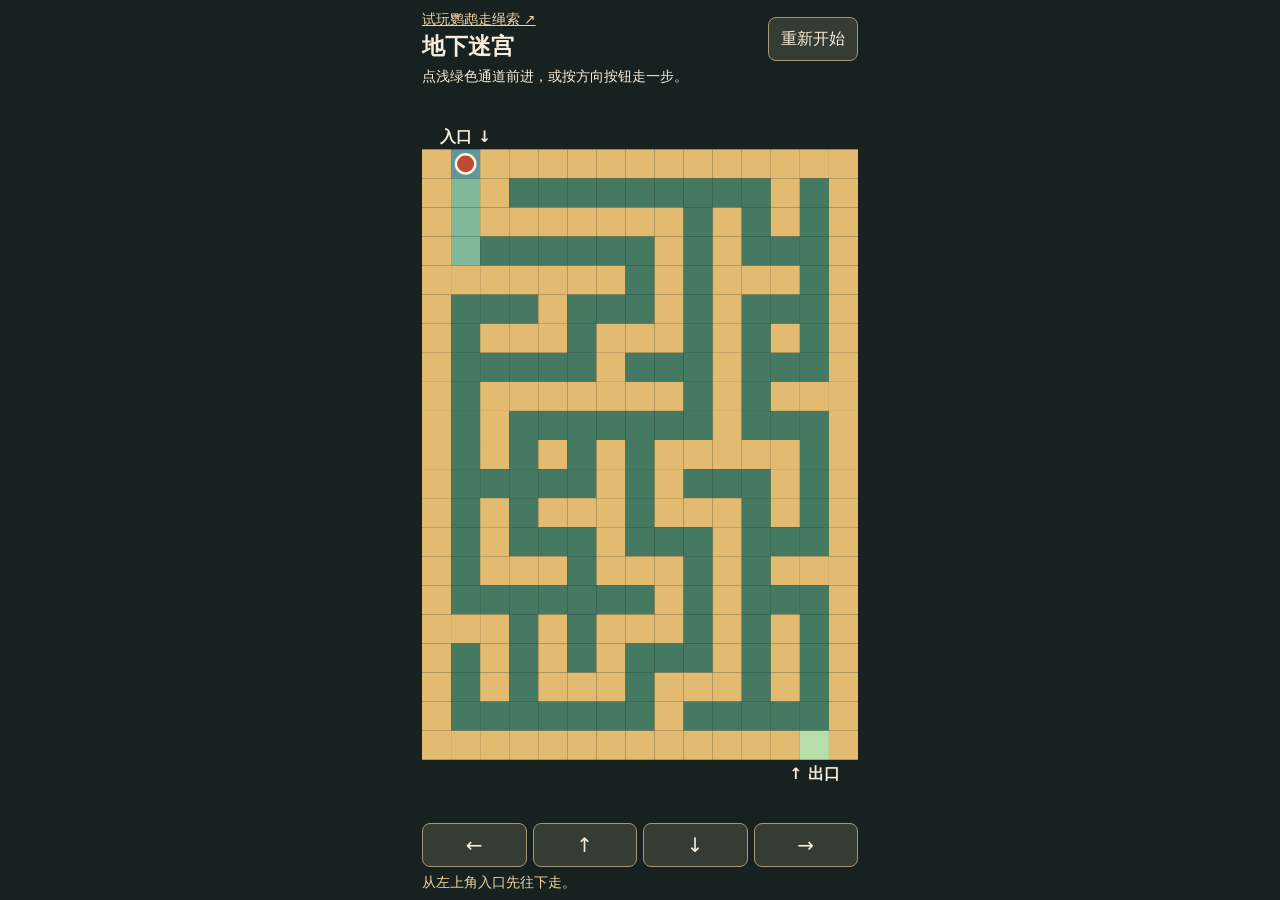
<file: index.html>
<!doctype html>
<html lang="zh-CN">
<head>
  <meta charset="utf-8">
  <meta name="viewport" content="width=device-width, initial-scale=1">
  <title>地下迷宫 · 从家出发</title>
  <link rel="stylesheet" href="style.css?v=loops">
  <script src="game.js?v=loops" defer></script>
</head>
<body>
  <main>
    <header>
      <div><a href="parrot/">试玩鹦鹉走绳索 ↗</a><h1>地下迷宫</h1></div>
      <button type="button" id="reset">重新开始</button>
    </header>
    <p class="instructions">点浅绿色通道前进，或按方向按钮走一步。</p>
    <svg id="map" role="group" tabindex="0" aria-label="完整的俯视迷宫。可用方向键移动。"></svg>
    <div class="directions" role="group" aria-label="移动方向">
      <button type="button" data-direction="ArrowLeft" aria-label="向左">←</button>
      <button type="button" data-direction="ArrowUp" aria-label="向上">↑</button>
      <button type="button" data-direction="ArrowDown" aria-label="向下">↓</button>
      <button type="button" data-direction="ArrowRight" aria-label="向右">→</button>
    </div>
    <p id="status" role="status">从左上角入口先往下走。</p>
  </main>
</body>
</html>
</file>
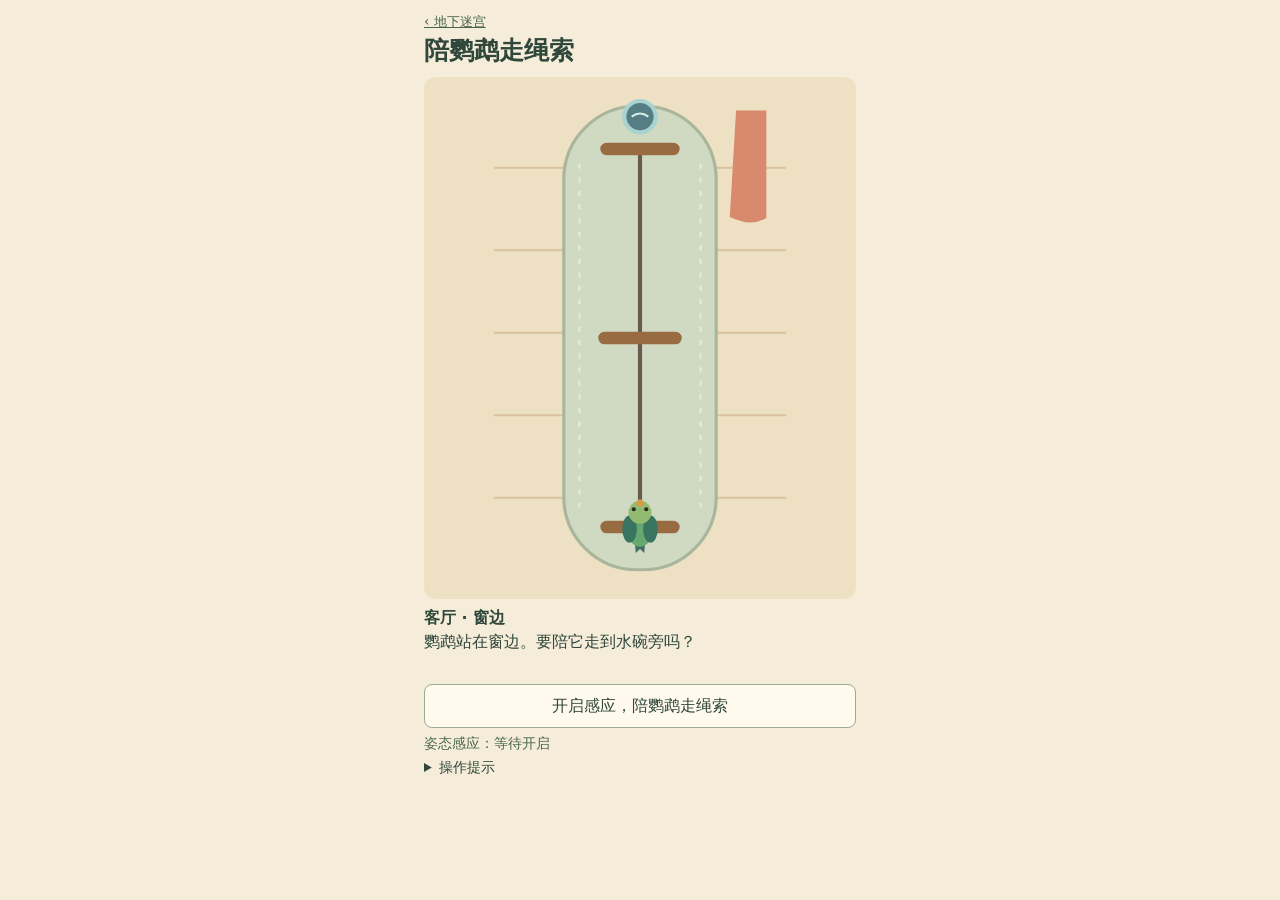
<file: parrot/index.html>
<!doctype html>
<html lang="zh-CN">
<head>
  <meta charset="utf-8">
  <meta name="viewport" content="width=device-width,initial-scale=1">
  <title>鹦鹉走绳索 · 从家出发</title>
  <link rel="stylesheet" href="style.css?v=gentle-tilt">
  <script src="game.js?v=gentle-tilt" defer></script>
</head>
<body>
<main>
  <header><a href="../">‹ 地下迷宫</a><h1>陪鹦鹉走绳索</h1></header>
  <svg id="scene" viewBox="0 0 280 500" aria-label="从上方俯看钢丝。鹦鹉从画面下方走向上方的水碗。" role="img">
    <rect width="280" height="500" rx="15" fill="#eee0c3"/>
    <path d="M0 87H280M0 166H280M0 245H280M0 324H280M0 403H280" stroke="#d9c29d" stroke-width="2"/>
    <rect x="67" y="28" width="146" height="444" rx="70" fill="#d0dac3" stroke="#a9b69c" stroke-width="3"/>
    <path d="M82 83V412M198 83V412" stroke="#e4ebd6" stroke-width="2" stroke-dasharray="5 8"/>
    <path id="curtain" d="M232 32H261V135Q247 144 226 134Z" fill="#d8896e"/>
    <path id="rope" d="M140 431Q140 338 140 250Q140 159 140 69" fill="none" stroke="#69594e" stroke-width="4"/>
    <path d="M108 431H172M106 250H174M108 69H172" stroke="#986b43" stroke-width="12" stroke-linecap="round"/>
    <circle cx="140" cy="38" r="15" fill="#547e83" stroke="#a9d3d0" stroke-width="4"/>
    <path d="M132 38Q140 32 148 38" fill="none" stroke="#d3ede6" stroke-width="2"/>
    <g id="bird">
      <path d="M-6 5L-4 25L0 21L4 25L6 5" fill="#456c60"/>
      <ellipse rx="13" ry="19" fill="#65a76e"/>
      <g id="wing" fill="#38745f"><ellipse cx="-10" cy="2" rx="7" ry="13"/><ellipse cx="10" cy="2" rx="7" ry="13"/></g>
      <circle cy="-14" r="11" fill="#92ba70"/>
      <circle cx="-6" cy="-17" r="2" fill="#292a25"/><circle cx="6" cy="-17" r="2" fill="#292a25"/>
      <path d="M-4 -22Q0 -31 4 -22L0 -19Z" fill="#dc9a45"/>
    </g>
    <text id="arrow" x="208" y="240" text-anchor="middle"></text>
  </svg>
  <p id="progress">客厅 · 窗边</p>
  <p id="status" role="status">鹦鹉站在窗边。要陪它走到水碗旁吗？</p>
  <div id="actions" class="actions"></div>
  <p id="sensor">姿态感应：等待开启</p>
  <details><summary>操作提示</summary><p>手机竖屏、屏幕朝上，像端小托盘。放平时停下。轻压手机顶端就往前走。鹦鹉往左歪就向右倾，扶正后把手机左右摆平，再向前倾。</p></details>
</main>
</body>
</html>
</file>
<file: style.css>
* { box-sizing: border-box; }
:root { color-scheme: dark; font: 16px/1.35 system-ui, sans-serif; }
body { margin: 0; background: #17211f; color: #f7edda; }
main {
  width: min(100%, 460px);
  height: 100dvh;
  margin: auto;
  padding: 8px 12px;
  display: grid;
  grid-template-rows: auto auto minmax(0, 1fr) auto auto;
  gap: 6px;
}
header { display: flex; align-items: end; justify-content: space-between; gap: 8px; }
header a { color: #efd29f; font-size: .85rem; }
h1 { margin: 0; font-size: 1.45rem; }
p { margin: 0; font-size: .88rem; }
button { min-height: 44px; padding: 5px 12px; border: 1px solid #a59775; border-radius: 8px; color: inherit; background: #343c33; font: inherit; cursor: pointer; }
#map { display: block; width: 100%; height: 100%; touch-action: manipulation; cursor: pointer; }
#map text { fill: #f7edda; text-anchor: middle; font-size: 13px; font-weight: 700; }
.floor { fill: #467961; }
.wall { fill: #e2bb70; }
.entry { fill: #6096a0; }
.exit { fill: #b8dfaa; }
.player { pointer-events: none; fill: #bd4a34; stroke: #fff4d5; stroke-width: 2; }
#status { color: #efd29f; min-height: 1.35em; }
:focus-visible { outline: 2px solid #ffe4a8; outline-offset: 2px; }

.directions { display: grid; grid-template-columns: repeat(4, minmax(0, 1fr)); gap: 6px; }
.directions button { touch-action: manipulation; font-size: 1.25rem; }
.reachable { fill: #80b99a; }
.exit.reachable { fill: #a7db9a; }

#status.complete {
  padding: 7px 10px;
  border: 1px solid #9adb9e;
  border-radius: 8px;
  background: #28533c;
  color: #edffe8;
  text-align: center;
  font-weight: 750;
}
</file>
<file: parrot/style.css>
* { box-sizing: border-box; }
[hidden] { display: none !important; }
body { margin: 0; background: #f5edda; color: #30473b; font: 16px/1.4 system-ui, sans-serif; }
main { max-width: 460px; margin: auto; padding: 10px 14px; }
header a { color: #48644e; font-size: .84rem; }
h1 { margin: 2px 0 8px; font-size: 1.55rem; }
#scene { display: block; width: 100%; max-height: 58dvh; border-radius: 12px; background: #eee0c3; }
#arrow { fill: #633b2b; font-size: 34px; font-weight: bold; }
#curtain { transform-origin: 245px 32px; }
#scene.warning #curtain, #scene.gust #curtain { animation: ripple .45s ease-in-out infinite alternate; }
#scene.off-balance #wing { animation: flap .15s ease-in-out infinite alternate; transform-origin: 0px 0px; }
@keyframes ripple { to { transform: skewX(14deg); } }
@keyframes flap { from { transform: scaleX(1.12); } to { transform: scaleX(1.85) scaleY(.8); } }
#progress { font-weight: 700; margin: 8px 0 2px; }
#status { margin: 0 0 8px; min-height: 2.8em; }
.actions { display: flex; gap: 6px; flex-wrap: wrap; margin: 6px 0; }
button { flex: 1 1 auto; min-height: 44px; padding: 5px 9px; color: inherit; background: #fffaed; border: 1px solid #9aab92; border-radius: 8px; font: inherit; cursor: pointer; }
details { font-size: .86rem; }
details p { margin: 4px 0; }
@media (prefers-reduced-motion: reduce) {
  #scene #curtain, #scene #wing { animation: none; }
  #scene.off-balance #wing { transform: scaleX(1.55); }
  #scene.warning #curtain, #scene.gust #curtain { transform: skewX(14deg); }
}

#sensor { font-size: .85rem; margin: 5px 0; color: #48644e; }
</file>
